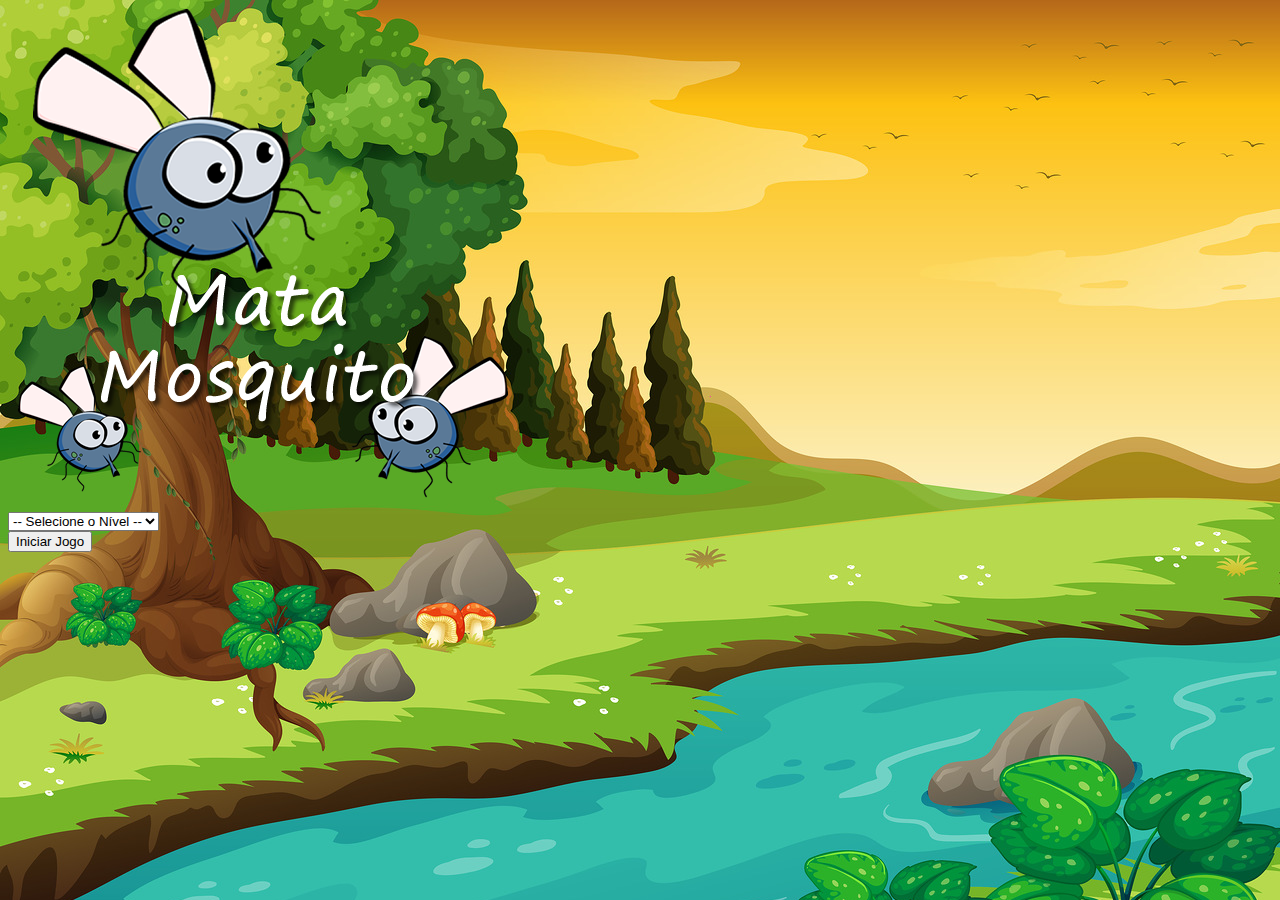
<file: index.html>
<!DOCTYPE html>
<html lang="pt-br">
  <head>
    <meta charset="utf-8">
    <meta name="viewport" content="width=device-width, initial-scale=1, shrink-to-fit=no">
    <link rel="stylesheet" href="https://stackpath.bootstrapcdn.com/bootstrap/4.1.3/css/bootstrap.min.css" integrity="sha384-MCw98/SFnGE8fJT3GXwEOngsV7Zt27NXFoaoApmYm81iuXoPkFOJwJ8ERdknLPMO" crossorigin="anonymous">
    <link rel="stylesheet" type="text/css" href="estilo.css">
    <title>Página Inicial</title>

    <script>
        function iniciarJogo(){
            var nivel = document.getElementById("nivel").value
            if(nivel == ''){
                alert("Selecione um nível para iniciar o jogo")
                return false
            }else{
                window.location.href="app.html?"+nivel
            }
        }
    </script>

  </head>
  <body>
    <div class="container">
        <div class="row">
            <div class="col">
                <div class="d-flex justify-content-center">
                    <img src="imagens/game.png">
                </div>
            </div>
        </div>
        <div class="row">
            <div class="col">
                <div class="d-flex justify-content-center">
                    <div class="mb-2">
                        <select class="form-control" id="nivel">
                            <option value="">-- Selecione o Nível --</option>
                            <option value="facil">Fácil</option>
                            <option value="normal">Normal</option>
                            <option value="dificil">Difícil</option>
                        </select>
                    </div>
                </div>
            </div>
        </div>
        <div class="row">
            <div class="col">
                <div class="d-flex justify-content-center">
                    <button type="button" class="btn btn-danger btn-lg" onclick="iniciarJogo()">Iniciar Jogo</button>
                </div>
            </div>
        </div>
    </div>
  </body>
</html>
</file>
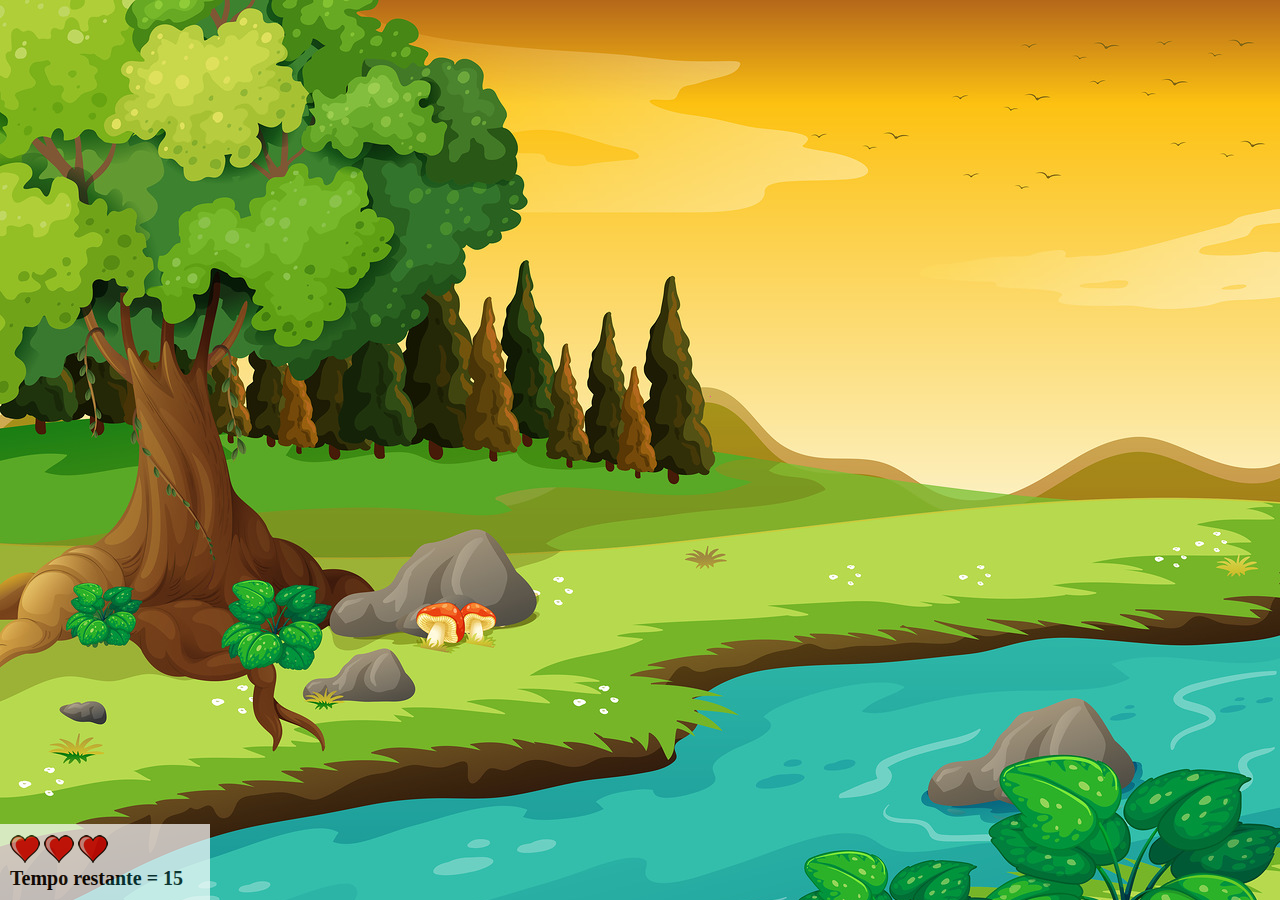
<file: app.html>
<!DOCTYPE html>
<html lang="pt-br">
  <head>
    <meta charset="utf-8">
    <meta name="viewport" content="width=device-width, initial-scale=1, shrink-to-fit=no">
    <link rel="stylesheet" type="text/css" href="estilo.css">
    <title>Game</title>
    <script src="jogo.js"></script>
  </head>
  <body onresize="ajustaTamanhoTela()">

    <div class="painel">
        <div class="vidas">
            <img id="vida1" src="imagens/coracao_cheio.png">
            <img id="vida2" src="imagens/coracao_cheio.png">
            <img id="vida3" src="imagens/coracao_cheio.png">
        </div>
        <div class="cronometro">
            Tempo restante = <span id="valorTempo"></span>
        </div>
    </div>

    <script>
        document.getElementById("valorTempo").innerHTML = tempo

        var posRandomica = setInterval(
            function(){
                posicaoRandomica()
            }, tempoMosquito
        )
    </script>
  </body>
</html>
</file>
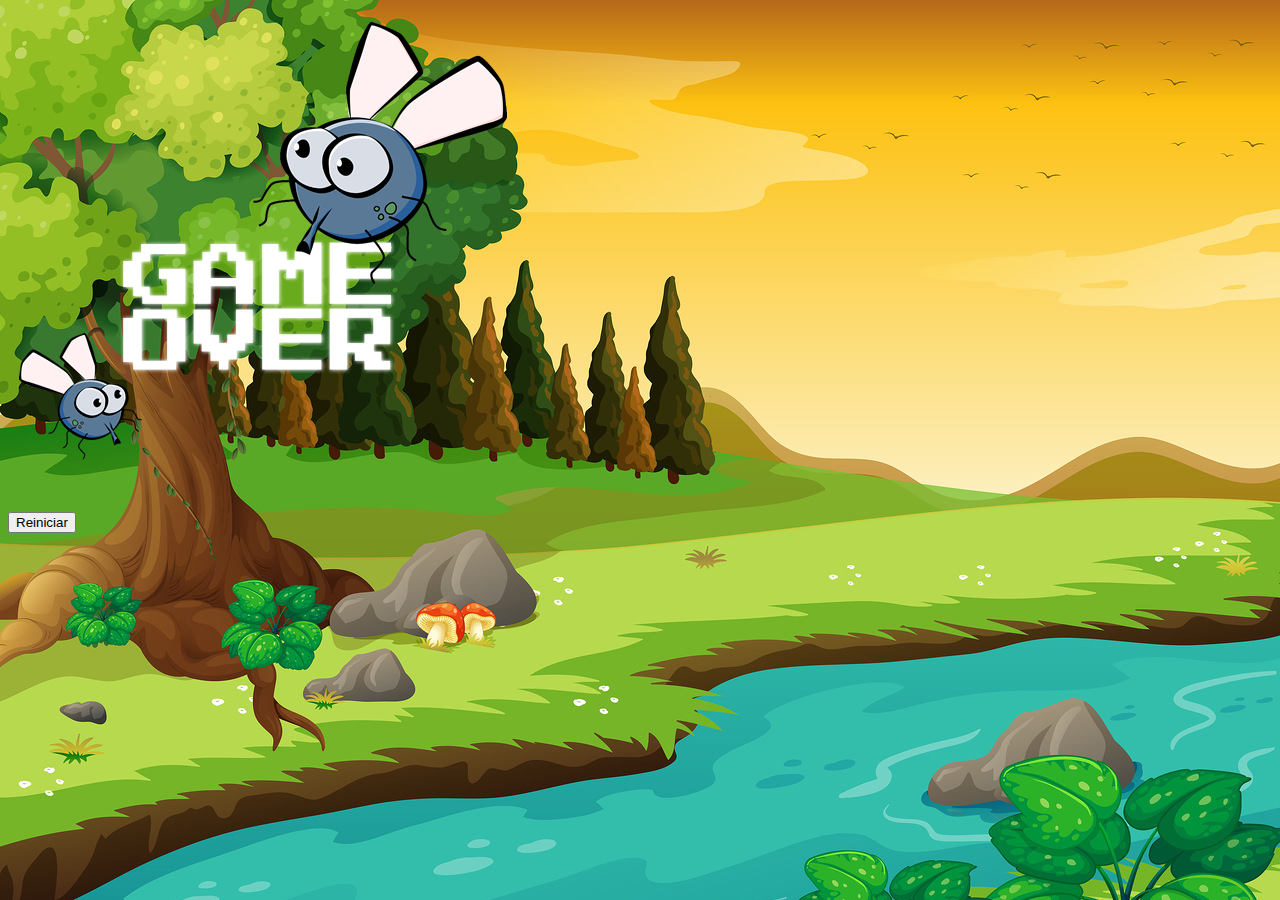
<file: game_over.html>
<!DOCTYPE html>
<html lang="pt-br">
  <head>
    <meta charset="utf-8">
    <meta name="viewport" content="width=device-width, initial-scale=1, shrink-to-fit=no">
    <link rel="stylesheet" href="https://stackpath.bootstrapcdn.com/bootstrap/4.1.3/css/bootstrap.min.css" integrity="sha384-MCw98/SFnGE8fJT3GXwEOngsV7Zt27NXFoaoApmYm81iuXoPkFOJwJ8ERdknLPMO" crossorigin="anonymous">
    <link rel="stylesheet" type="text/css" href="estilo.css">
    <title>Game Over</title>
  </head>
  <body>
    <div class="container">
        <div class="row">
            <div class="col">
                <div class="d-flex justify-content-center">
                    <img src="imagens/game_over.png">
                </div>
            </div>
        </div>
        <div class="row">
            <div class="col">
                <div class="d-flex justify-content-center">
                    <button type="button" class="btn btn-dark btn-lg" onclick="window.location.href='index.html'">Reiniciar</button>
                </div>
            </div>
        </div>
    </div>
  </body>
</html>
</file>
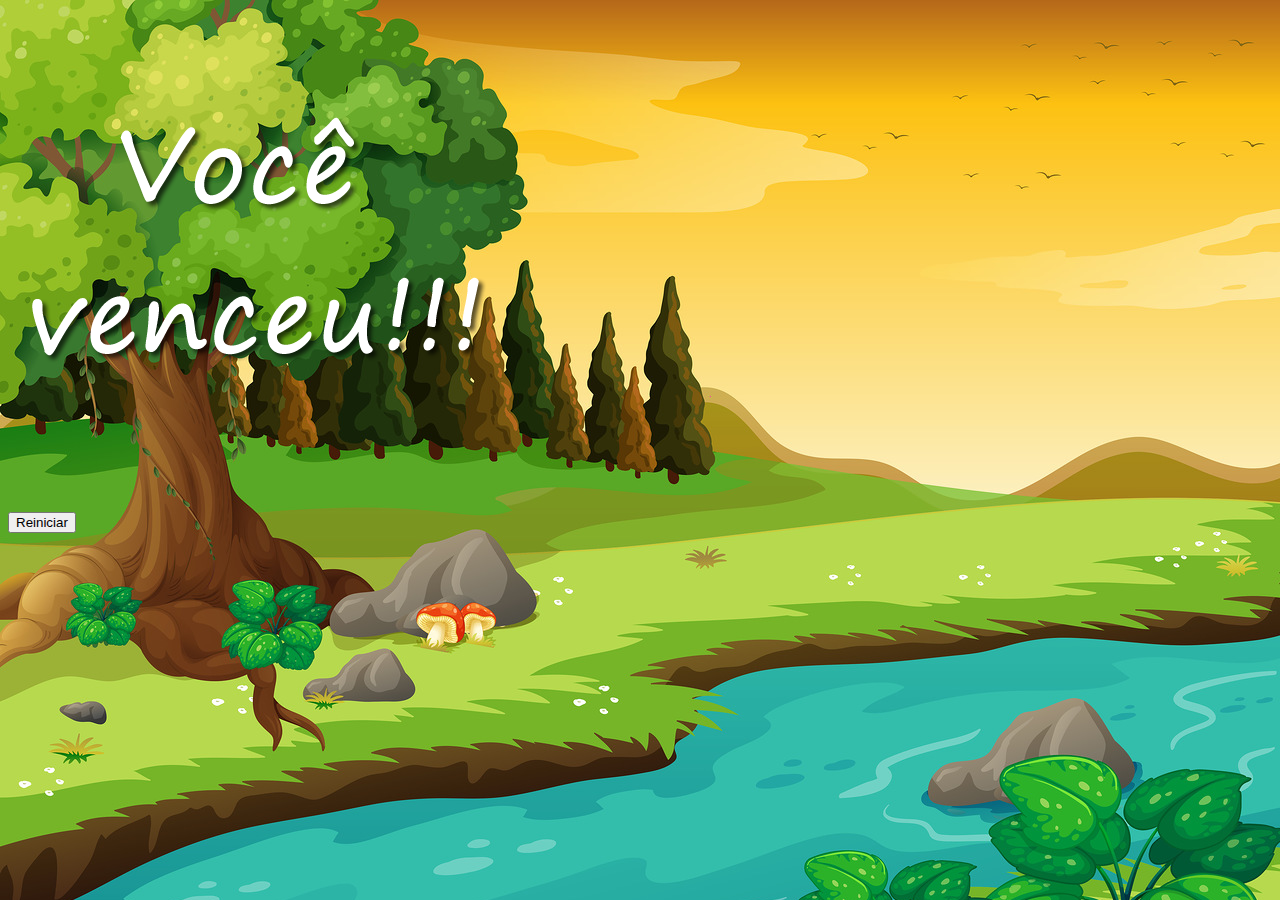
<file: vitoria.html>
<!DOCTYPE html>
<html lang="pt-br">
  <head>
    <meta charset="utf-8">
    <meta name="viewport" content="width=device-width, initial-scale=1, shrink-to-fit=no">
    <link rel="stylesheet" href="https://stackpath.bootstrapcdn.com/bootstrap/4.1.3/css/bootstrap.min.css" integrity="sha384-MCw98/SFnGE8fJT3GXwEOngsV7Zt27NXFoaoApmYm81iuXoPkFOJwJ8ERdknLPMO" crossorigin="anonymous">
    <link rel="stylesheet" type="text/css" href="estilo.css">
    <title>Vitória</title>
  </head>
  <body>
    <div class="container">
        <div class="row">
            <div class="col">
                <div class="d-flex justify-content-center">
                    <img src="imagens/vitoria.png">
                </div>
            </div>
        </div>
        <div class="row">
            <div class="col">
                <div class="d-flex justify-content-center">
                    <button type="button" class="btn btn-dark btn-lg" onclick="window.location.href='index.html'">Reiniciar</button>
                </div>
            </div>
        </div>
    </div>
  </body>
</html>
</file>
<file: estilo.css>
html{
    cursor: url(imagens/mata_mosca.png) 30 30, auto;
}
body{
    background: url(imagens/bg.jpg);
    background-repeat: no-repeat;
    background-size: 100%;
}
.painel{
    position: absolute;
    width: 190px;
    padding: 10px;
    left: 0px;
    bottom: 0px;
    border-top: solid 1px #fff;
    background: white;
    opacity: 0.7;
}
.vidas{
    float: left;
}
.cronometro{
    float: left;
    font-size: 20px;
    font-weight: bold;
}


.mosquito1{
    width: 50px;
    height: 50px;
}
.mosquito2{
    width: 70px;
    height: 70px;
}
.mosquito3{
    width: 90px;
    height: 90px;
}
.ladoA{
    transform: scaleX(1);
}
.ladoB{
    transform: scaleX(-1);
}
</file>
